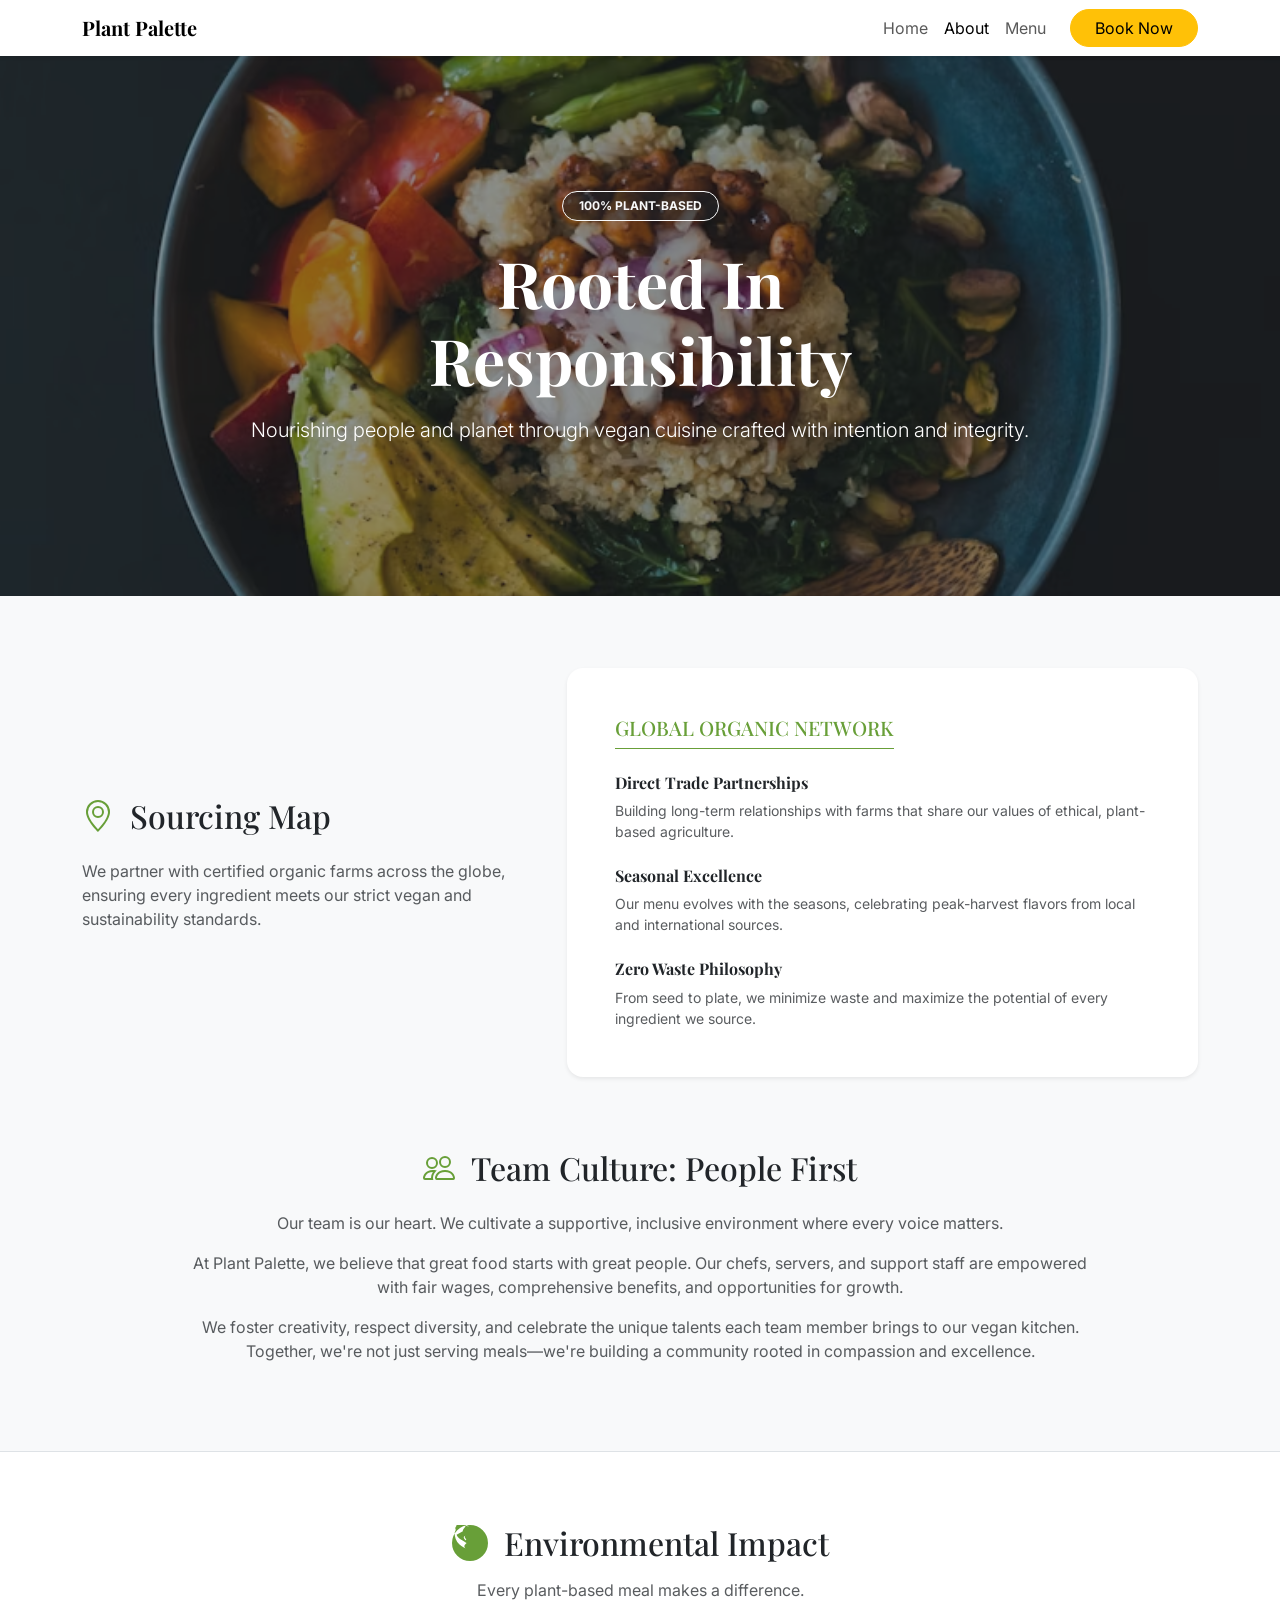
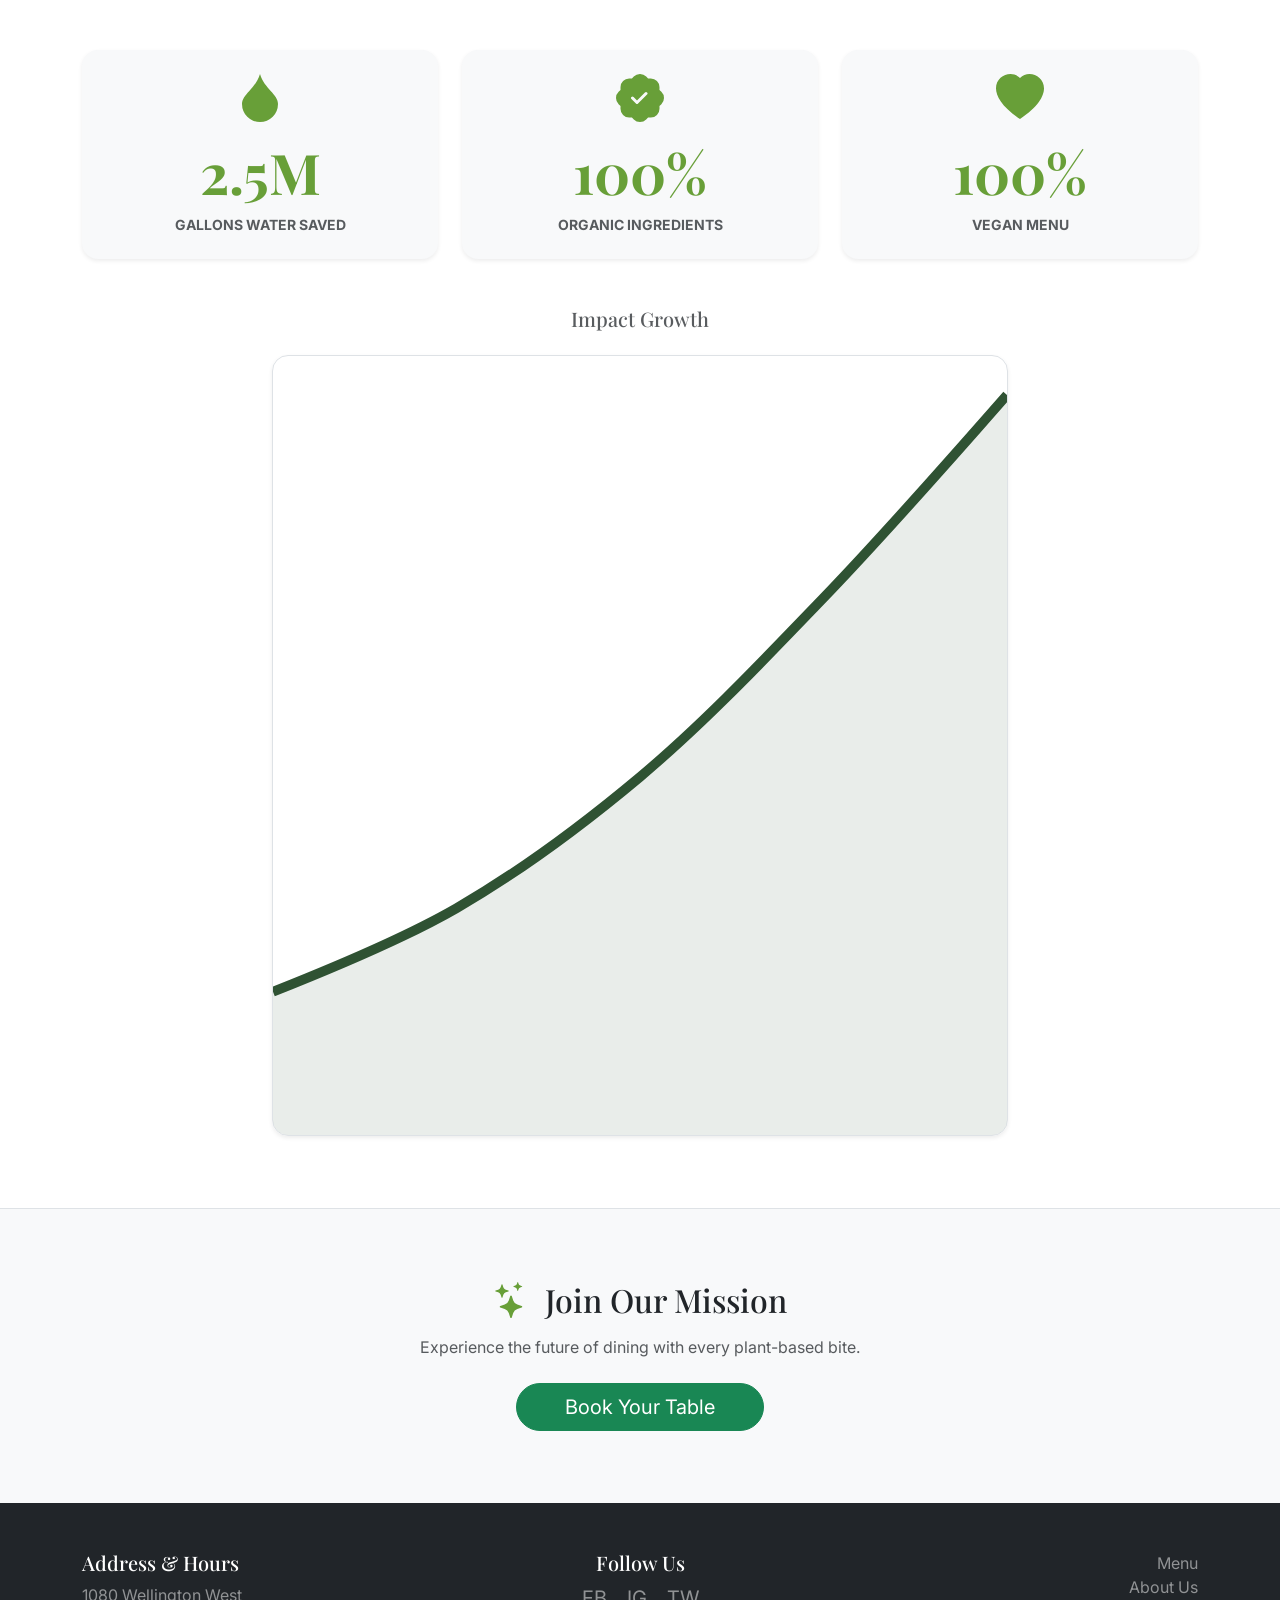
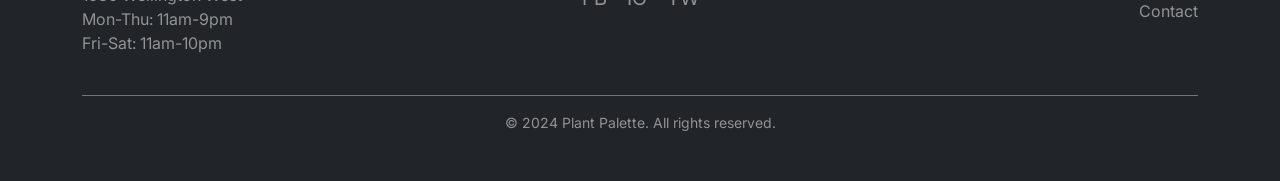
<file: about.html>
<!DOCTYPE html>
<html lang="en">
<head>
    <meta charset="UTF-8">
    <meta name="viewport" content="width=device-width, initial-scale=1.0">
    <title>About - Plant Palette</title>
    <link href="https://cdn.jsdelivr.net/npm/bootstrap@5.3.0/dist/css/bootstrap.min.css" rel="stylesheet">
    <link rel="stylesheet" href="css/main.css">
</head>
<body class="bg-light">

    <nav class="navbar navbar-expand-md navbar-light bg-white sticky-top shadow-sm">
        <div class="container">
            <a class="navbar-brand d-flex align-items-center" href="index.html">
                <strong>Plant Palette</strong>
            </a>
            <button class="navbar-toggler" type="button" data-bs-toggle="collapse" data-bs-target="#navbarNav">
                <span class="navbar-toggler-icon"></span>
            </button>
            <div class="collapse navbar-collapse justify-content-end" id="navbarNav">
                <ul class="navbar-nav align-items-center">
                    <li class="nav-item"><a class="nav-link" href="index.html">Home</a></li>
                    <li class="nav-item"><a class="nav-link active" href="about.html">About</a></li>
                    <li class="nav-item"><a class="nav-link" href="menu.html">Menu</a></li>
                    <li class="nav-item ms-3">
                        <a class="btn btn-warning rounded-pill px-4" href="#">Book Now</a>
                    </li>
                </ul>
            </div>
        </div>
    </nav>

   <header class="position-relative text-white text-center d-flex align-items-center justify-content-center" style="min-height: 60vh; overflow: hidden;">
        
        <picture>
            <source media="(max-width: 768px)" srcset="img/about-hero-lg.jpg">
            <img src="img/about-hero-lg.png" alt="Overhead view of a healthy plant-based grain bowl" class="position-absolute top-0 start-0 w-100 h-100 object-fit-cover" style="z-index: -2;">
        </picture>
        
        <div class="position-absolute top-0 start-0 w-100 h-100 bg-dark opacity-50" style="z-index: -1;"></div>
        
        <div class="container py-5 position-relative" style="z-index: 1;">
            <span class="badge border border-light text-light rounded-pill px-3 py-2 mb-4 tracking-widest bg-dark bg-opacity-50">100% PLANT-BASED</span>
            <h1 class="display-3 fw-bold mb-3">Rooted In<br>Responsibility</h1>
            <p class="lead w-75 mx-auto">Nourishing people and planet through vegan cuisine crafted with intention and integrity.</p>
        </div>
    </header>

    <main class="container py-5 my-4">
        
        <div class="row g-5 mb-5 align-items-center">
            <div class="col-lg-5">
                <h2 class="mb-4 d-flex align-items-center">
                    <svg xmlns="http://www.w3.org/2000/svg" width="32" height="32" fill="currentColor" class="bi bi-geo-alt text-success me-3 flex-shrink-0" viewBox="0 0 16 16">
                      <path d="M12.166 8.94c-.524 1.062-1.234 2.12-1.96 3.07A32 32 0 0 1 8 14.58a32 32 0 0 1-2.206-2.57c-.726-.95-1.436-2.008-1.96-3.07C3.304 7.867 3 6.862 3 6a5 5 0 0 1 10 0c0 .862-.305 1.867-.834 2.94M8 16s6-5.686 6-10A6 6 0 0 0 2 6c0 4.314 6 10 6 10"/>
                      <path d="M8 8a2 2 0 1 1 0-4 2 2 0 0 1 0 4m0 1a3 3 0 1 0 0-6 3 3 0 0 0 0 6"/>
                    </svg>
                    Sourcing Map
                </h2>
                <p class="text-muted">We partner with certified organic farms across the globe, ensuring every ingredient meets our strict vegan and sustainability standards.</p>
            </div>
            
            <div class="col-lg-7">
                <div class="card border-0 shadow-sm rounded-4">
                    <div class="card-body p-4 p-md-5">
                        <h3 class="h5 mb-4 text-success text-uppercase tracking-widest border-bottom border-success pb-2 d-inline-block">Global Organic Network</h3>
                        
                        <div class="mb-4">
                            <h4 class="h6 fw-bold">Direct Trade Partnerships</h4>
                            <p class="text-muted small mb-0">Building long-term relationships with farms that share our values of ethical, plant-based agriculture.</p>
                        </div>
                        
                        <div class="mb-4">
                            <h4 class="h6 fw-bold">Seasonal Excellence</h4>
                            <p class="text-muted small mb-0">Our menu evolves with the seasons, celebrating peak-harvest flavors from local and international sources.</p>
                        </div>
                        
                        <div>
                            <h4 class="h6 fw-bold">Zero Waste Philosophy</h4>
                            <p class="text-muted small mb-0">From seed to plate, we minimize waste and maximize the potential of every ingredient we source.</p>
                        </div>
                    </div>
                </div>
            </div>
        </div>

        <div class="row justify-content-center mt-5 pt-4">
            <div class="col-lg-10 text-center">
                <h2 class="mb-4 d-flex align-items-center justify-content-center">
                    <svg xmlns="http://www.w3.org/2000/svg" width="32" height="32" fill="currentColor" class="bi bi-people text-success me-3 flex-shrink-0" viewBox="0 0 16 16">
                      <path d="M15 14s1 0 1-1-1-4-5-4-5 3-5 4 1 1 1 1zm-7.978-1L7 12.996c.001-.264.167-1.03.76-1.72C8.312 10.629 9.282 10 11 10c1.717 0 2.687.63 3.24 1.276.593.69.758 1.457.76 1.72l-.008.002-.014.002zM11 7a2 2 0 1 0 0-4 2 2 0 0 0 0 4m3-2a3 3 0 1 1-6 0 3 3 0 0 1 6 0M6.936 9.28a6 6 0 0 0-1.23-.247A7 7 0 0 0 5 9c-4 0-5 3-5 4 q0 1 1 1h4.216A2.24 2.24 0 0 1 5 13c0-1.01.377-2.042 1.09-2.904.243-.294.526-.569.846-.816M4.92 10A5.5 5.5 0 0 0 4 13H1c0-.26.164-1.03.76-1.724.545-.636 1.492-1.256 3.16-1.275ZM1.5 5.5a3 3 0 1 1 6 0 3 3 0 0 1-6 0m3-2a2 2 0 1 0 0 4 2 2 0 0 0 0-4"/>
                    </svg>
                    Team Culture: People First
                </h2>
                <p class="text-muted mb-3">Our team is our heart. We cultivate a supportive, inclusive environment where every voice matters.</p>
                <p class="text-muted mb-3">At Plant Palette, we believe that great food starts with great people. Our chefs, servers, and support staff are empowered with fair wages, comprehensive benefits, and opportunities for growth.</p>
                <p class="text-muted">We foster creativity, respect diversity, and celebrate the unique talents each team member brings to our vegan kitchen. Together, we're not just serving meals—we're building a community rooted in compassion and excellence.</p>
            </div>
        </div>

    </main>

    <section class="bg-white py-5 border-top">
        <div class="container py-4">
            <div class="text-center mb-5">
               <h2 class="mb-3 d-flex align-items-center justify-content-center">
                    <svg xmlns="http://www.w3.org/2000/svg" width="36" height="36" fill="currentColor" class="bi bi-globe-americas text-success me-3 flex-shrink-0" viewBox="0 0 16 16">
                      <path d="M8 0a8 8 0 1 0 0 16A8 8 0 0 0 8 0ZM2.04 4.326c.325 1.329 2.532 2.54 3.717 3.19.48.263.793.434.743.484-.08.08-.162.158-.242.234-.416.396-.787.749-.758 1.266.035.634.618.824 1.214 1.017.577.188 1.168.38 1.286.983.082.417-.075.988-.22 1.52-.215.782-.406 1.48.22 1.48 1.5-.5 3.798-3.186 4-5 .138-1.243-2-2-3.5-2.5-.478-.16-.755.081-.99.284-.172.15-.322.279-.51.216-.445-.148-2.5-2-1.5-2.5.78-.39.952-.171 1.227.182.078.099.163.208.273.318.609.304.662-.132.723-.633.039-.322.081-.671.277-.867 1.125-1.125 2.26-.69 2.561-1.078a6.968 6.968 0 0 0-4.46-2.566c-.161.4-.414.718-.686 1.042-.313.374-.668.799-.61 1.283.064.53.518.784.928 1.01.214.118.421.233.513.385.035.057.027.136-.015.228-.052.112-.136.23-.223.344-.192.254-.42.553-.338.834.053.184.2.336.335.474.15.153.284.29.314.437.031.144-.06.326-.142.493-.075.152-.14.283-.105.39.02.062.062.115.112.164.12.118.283.195.426.255.438.182 1.026.428 1.114.73.064.218-.008.411-.073.585-.067.181-.132.355-.078.473.04.088.118.145.2.2.09.06.188.118.275.18.204.145.367.26.417.387.039.098.026.216-.035.39a6.965 6.965 0 0 1-7.247-7.247c.057-.152.128-.314.197-.474.135-.312.277-.638.257-.841-.01-.1-.044-.2-.083-.3-.047-.123-.099-.257-.101-.397 0-.256.126-.45.267-.624.11-.135.222-.272.261-.418.04-.15-.02-.338-.073-.505A6.98 6.98 0 0 1 8 1.018Z"/>
                    </svg>
                    Environmental Impact
                </h2>
                <p class="text-muted">Every plant-based meal makes a difference.</p>
            </div>

          <div class="row g-4 mb-5 text-center">
                <div class="col-md-4">
                    <div class="card bg-light border-0 h-100 rounded-4 p-4 text-center shadow-sm">
                        <div class="mb-3 text-success">
                            <svg xmlns="http://www.w3.org/2000/svg" width="48" height="48" fill="currentColor" class="bi bi-droplet-fill" viewBox="0 0 16 16">
                              <path d="M8 16a6 6 0 0 0 6-6c0-1.655-1.122-2.904-2.432-4.362C10.254 4.176 8.75 2.503 8 0c-.75 2.503-2.254 4.176-3.568 5.638C3.122 7.096 2 8.345 2 10a6 6 0 0 0 6 6z"/>
                            </svg>
                        </div>
                        <h3 class="display-4 text-success fw-bold mb-2">2.5M</h3>
                        <p class="text-uppercase small fw-bold text-muted mb-0">Gallons Water Saved</p>
                    </div>
                </div>
                <div class="col-md-4">
                    <div class="card bg-light border-0 h-100 rounded-4 p-4 text-center shadow-sm">
                        <div class="mb-3 text-success">
                            <svg xmlns="http://www.w3.org/2000/svg" width="48" height="48" fill="currentColor" class="bi bi-patch-check-fill" viewBox="0 0 16 16">
                              <path d="M10.067.87a2.89 2.89 0 0 0-4.134 0l-.622.638-.89-.011a2.89 2.89 0 0 0-2.924 2.924l.01.89-.636.622a2.89 2.89 0 0 0 0 4.134l.637.622-.011.89a2.89 2.89 0 0 0 2.924 2.924l.89-.01.622.636a2.89 2.89 0 0 0 4.134 0l.622-.637.89.011a2.89 2.89 0 0 0 2.924-2.924l-.01-.89.636-.622a2.89 2.89 0 0 0 0-4.134l-.637-.622.011-.89a2.89 2.89 0 0 0-2.924-2.924l-.89.01-.622-.636zm.287 5.984-3 3a.5.5 0 0 1-.708 0l-1.5-1.5a.5.5 0 1 1 .708-.708L7 8.793l2.646-2.647a.5.5 0 0 1 .708.708z"/>
                            </svg>
                        </div>
                        <h3 class="display-4 text-success fw-bold mb-2">100%</h3>
                        <p class="text-uppercase small fw-bold text-muted mb-0">Organic Ingredients</p>
                    </div>
                </div>
                <div class="col-md-4">
                    <div class="card bg-light border-0 h-100 rounded-4 p-4 text-center shadow-sm">
                        <div class="mb-3 text-success">
                            <svg xmlns="http://www.w3.org/2000/svg" width="48" height="48" fill="currentColor" class="bi bi-heart-fill" viewBox="0 0 16 16">
                              <path fill-rule="evenodd" d="M8 1.314C12.438-3.248 23.534 4.735 8 15-7.534 4.736 3.562-3.248 8 1.314z"/>
                            </svg>
                        </div>
                        <h3 class="display-4 text-success fw-bold mb-2">100%</h3>
                        <p class="text-uppercase small fw-bold text-muted mb-0">Vegan Menu</p>
                    </div>
                </div>
            </div>

            <div class="row justify-content-center">
                <div class="col-lg-8 text-center">
                    <h5 class="mb-4 text-muted">Impact Growth</h5>
                    <img src="img/impact-chart.svg" alt="Line chart showing impact growth from 2021 to 2025" class="img-fluid border rounded-4 shadow-sm w-100">
                </div>
            </div>
        </div>
    </section>

    <section class="py-5 text-center bg-light border-top">
        <div class="container py-4">
            <h2 class="mb-3 d-flex align-items-center justify-content-center">
                <svg xmlns="http://www.w3.org/2000/svg" width="36" height="36" fill="currentColor" class="bi bi-stars text-success me-3 flex-shrink-0" viewBox="0 0 16 16">
                  <path d="M7.657 6.247c.11-.33.576-.33.686 0l.645 1.937a2.89 2.89 0 0 0 1.829 1.828l1.936.645c.33.11.33.576 0 .686l-1.937.645a2.89 2.89 0 0 0-1.828 1.829l-.645 1.936a.361.361 0 0 1-.686 0l-.645-1.937a2.89 2.89 0 0 0-1.828-1.828l-1.937-.645a.361.361 0 0 1 0-.686l1.937-.645a2.89 2.89 0 0 0 1.828-1.828l.645-1.937zM3.794 1.148a.217.217 0 0 1 .412 0l.387 1.162c.173.518.579.924 1.097 1.097l1.162.387a.217.217 0 0 1 0 .412l-1.162.387A1.734 1.734 0 0 0 4.593 5.69l-.387 1.162a.217.217 0 0 1-.412 0L3.407 5.69A1.734 1.734 0 0 0 2.31 4.593l-1.162-.387a.217.217 0 0 1 0-.412l1.162-.387A1.734 1.734 0 0 0 3.407 2.31l.387-1.162zM10.863.099a.145.145 0 0 1 .274 0l.258.774c.115.346.386.617.732.732l.774.258a.145.145 0 0 1 0 .274l-.774.258a1.156 1.156 0 0 0-.732.732l-.258.774a.145.145 0 0 1-.274 0l-.258-.774a1.156 1.156 0 0 0-.732-.732L9.1 2.137a.145.145 0 0 1 0-.274l.774-.258c.346-.115.617-.386.732-.732L10.863.1z"/>
                </svg>
                Join Our Mission
            </h2>
            <p class="text-muted mb-4">Experience the future of dining with every plant-based bite.</p>
            <a href="#" class="btn btn-success btn-lg rounded-pill px-5">Book Your Table</a>
        </div>
    </section>

    <footer class="bg-dark text-white py-5">
        <div class="container">
            <div class="row">
                <div class="col-md-4 mb-4">
                    <h5>Address & Hours</h5>
                    <p class="mb-0 text-white-50">1080 Wellington West<br>
                    Mon-Thu: 11am-9pm<br>
                    Fri-Sat: 11am-10pm</p>
                </div>
                <div class="col-md-4 mb-4 text-center">
                    <h5>Follow Us</h5>
                    <a href="#" class="text-white-50 me-3 text-decoration-none fs-5">FB</a>
                    <a href="#" class="text-white-50 me-3 text-decoration-none fs-5">IG</a>
                    <a href="#" class="text-white-50 text-decoration-none fs-5">TW</a>
                </div>
                <div class="col-md-4 mb-4 text-md-end">
                    <ul class="list-unstyled">
                        <li><a href="menu.html" class="text-white-50 text-decoration-none">Menu</a></li>
                        <li><a href="about.html" class="text-white-50 text-decoration-none">About Us</a></li>
                        <li><a href="#" class="text-white-50 text-decoration-none">Contact</a></li>
                    </ul>
                </div>
            </div>
            <div class="border-top border-secondary pt-3 mt-3 text-center text-white-50 small">
                &copy; 2024 Plant Palette. All rights reserved.
            </div>
        </div>
    </footer>

    <script src="https://cdn.jsdelivr.net/npm/bootstrap@5.3.0/dist/js/bootstrap.bundle.min.js"></script>
</body>
</html>
</file>
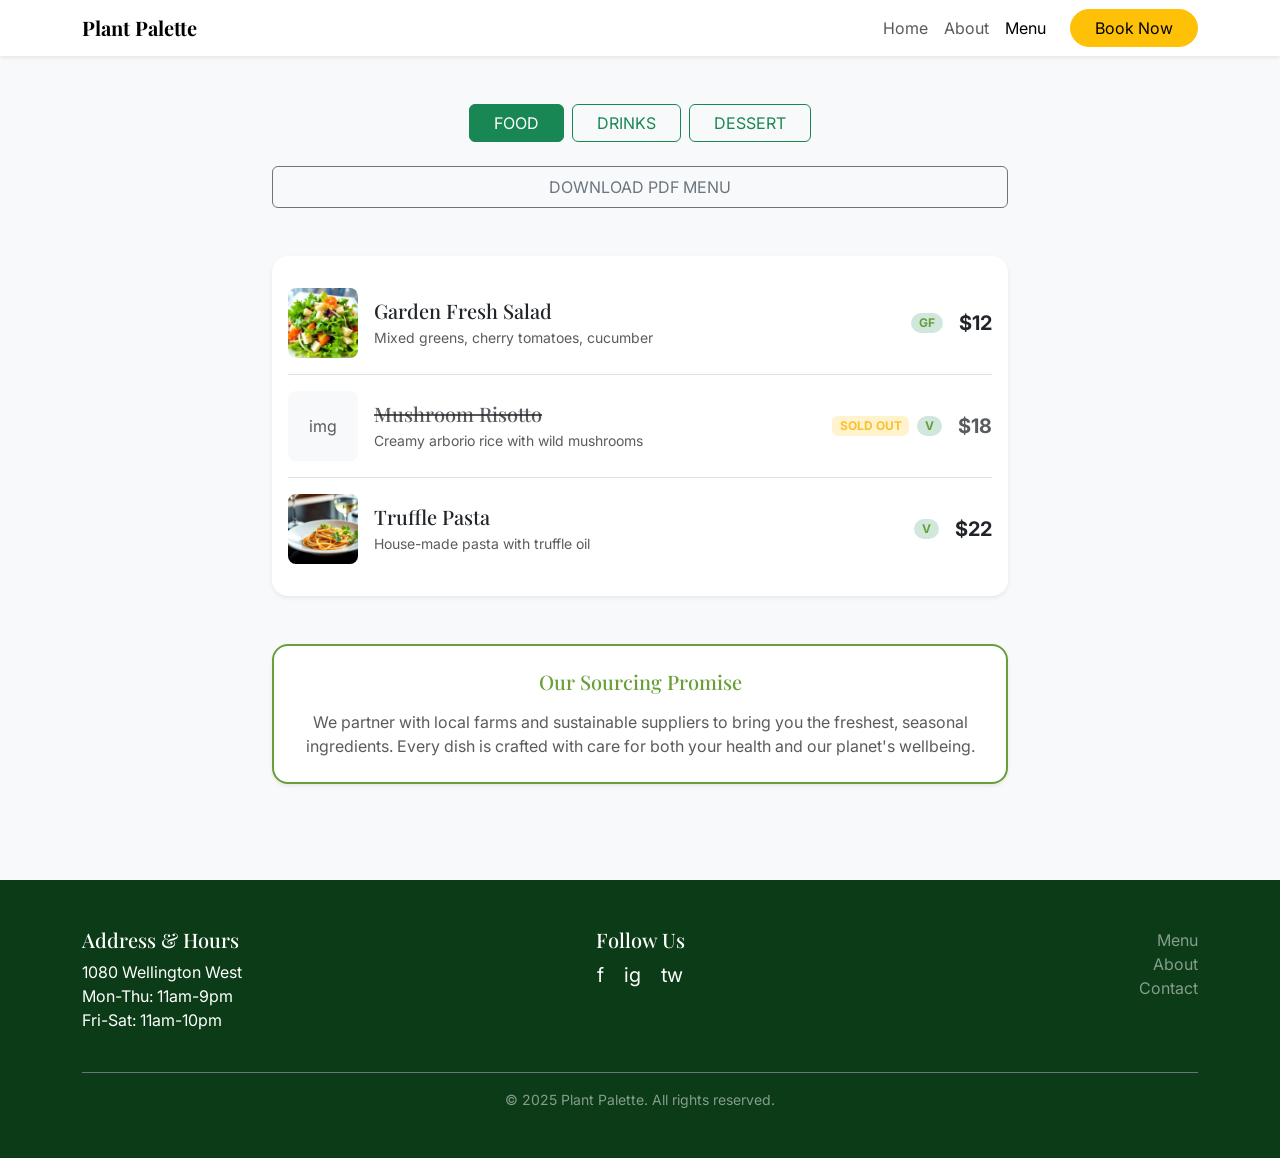
<file: menu.html>
<!DOCTYPE html>
<html lang="en">
<head>
    <meta charset="UTF-8">
    <meta name="viewport" content="width=device-width, initial-scale=1.0">
    <title>Menu - Plant Palette</title>
    <link href="https://cdn.jsdelivr.net/npm/bootstrap@5.3.0/dist/css/bootstrap.min.css" rel="stylesheet">
    <link rel="stylesheet" href="css/main.css">
</head>
<body class="bg-light">

    <!-- Same nav structure as index, Menu link is active here -->
    <nav class="navbar navbar-expand-md navbar-light bg-white sticky-top shadow-sm">
        <div class="container">
            <a class="navbar-brand d-flex align-items-center" href="index.html">
                <strong>Plant Palette</strong>
            </a>
            <button class="navbar-toggler" type="button" data-bs-toggle="collapse" data-bs-target="#navbarNav">
                <span class="navbar-toggler-icon"></span>
            </button>
            <div class="collapse navbar-collapse justify-content-end" id="navbarNav">
                <ul class="navbar-nav align-items-center">
                    <li class="nav-item"><a class="nav-link" href="index.html">Home</a></li>
                    <li class="nav-item"><a class="nav-link" href="about.html">About</a></li>
                    <li class="nav-item"><a class="nav-link active" href="menu.html">Menu</a></li>
                    <li class="nav-item ms-3">
                        <a class="btn btn-warning rounded-pill px-4" href="#">Book Now</a>
                    </li>
                </ul>
            </div>
        </div>
    </nav>

    <main class="container py-5">
        <!-- Centered single column layout, max-width for readability -->
        <div class="row justify-content-center">
            <div class="col-lg-8">
                
                <!-- Category filter buttons (not functional yet, just UI) -->
                <div class="d-grid gap-2 d-md-flex justify-content-md-center mb-4">
                    <button class="btn btn-success px-4" type="button">FOOD</button>
                    <button class="btn btn-outline-success px-4" type="button">DRINKS</button>
                    <button class="btn btn-outline-success px-4" type="button">DESSERT</button>
                </div>
                
                <!-- PDF download CTA -->
                <div class="text-center mb-5">
                    <a href="#" class="btn btn-outline-secondary w-100 py-2">DOWNLOAD PDF MENU</a>
                </div>

                <!-- Menu items card: repeating item structure -->
                <div class="card border-0 shadow-sm rounded-4 mb-5 p-3">
                    
                    <!-- Item 1: Active, with image -->
                    <div class="d-flex align-items-center border-bottom py-3">
                        <img src="img/salad.jpg" alt="Garden Fresh Salad" class="rounded-3 me-3" width="70" height="70" style="object-fit: cover;">
                        <div class="flex-grow-1">
                            <h4 class="h5 mb-1">Garden Fresh Salad</h4>
                            <p class="text-muted mb-0 small">Mixed greens, cherry tomatoes, cucumber</p>
                        </div>
                        <!-- Badge for dietary tag, price aligned right -->
                        <div class="d-flex align-items-center">
                            <span class="badge bg-success-subtle text-success me-3 rounded-pill">GF</span>
                            <strong class="fs-5">$12</strong>
                        </div>
                    </div>

                    <!-- Item 2: Sold out state with strikethrough and muted styling -->
                    <div class="d-flex align-items-center border-bottom py-3">
                        <!-- Placeholder for missing image -->
                        <div class="bg-light rounded-3 me-3 d-flex align-items-center justify-content-center text-muted" style="width: 70px; height: 70px;">
                            <span>img</span>
                        </div>
                        <div class="flex-grow-1">
                            <h4 class="h5 mb-1 text-decoration-line-through text-muted">Mushroom Risotto</h4>
                            <p class="text-muted mb-0 small">Creamy arborio rice with wild mushrooms</p>
                        </div>
                        <!-- Sold out badge, dietary tag, muted price -->
                        <div class="d-flex align-items-center">
                            <span class="badge bg-warning-subtle text-warning me-2">SOLD OUT</span>
                            <span class="badge bg-success-subtle text-success me-3 rounded-pill">V</span>
                            <strong class="fs-5 text-muted">$18</strong>
                        </div>
                    </div>

                   <!-- Item 3: Active, no bottom border (last item) -->
                   <div class="d-flex align-items-center py-3">
                        <img src="img/truffle-pasta.jpg" alt="House-made Truffle Pasta" class="rounded-3 me-3" width="70" height="70" style="object-fit: cover;">
                        <div class="flex-grow-1">
                            <h4 class="h5 mb-1">Truffle Pasta</h4>
                            <p class="text-muted mb-0 small">House-made pasta with truffle oil</p>
                        </div>
                        <div class="d-flex align-items-center">
                            <span class="badge bg-success-subtle text-success me-3 rounded-pill">V</span>
                            <strong class="fs-5">$22</strong>
                        </div>
                    </div>

                </div>

                <!-- Sourcing statement card with green border accent -->
                <div class="card border-success border-2 shadow-sm rounded-4 p-4 text-center bg-white">
                    <h5 class="text-success mb-3">Our Sourcing Promise</h5>
                    <p class="text-muted mb-0">We partner with local farms and sustainable suppliers to bring you the freshest, seasonal ingredients. Every dish is crafted with care for both your health and our planet's wellbeing.</p>
                </div>

            </div>
        </div>
    </main>

  <!-- Footer with custom dark green background (inline style) -->
  <footer class="text-white py-5 mt-5" style="background-color: #0b3b17;">
        <div class="container">
            <div class="row">
                <div class="col-md-4 mb-4">
                    <h5>Address & Hours</h5>
                    <p class="mb-0">1080 Wellington West<br>
                    Mon-Thu: 11am-9pm<br>
                    Fri-Sat: 11am-10pm</p>
                </div>
                <div class="col-md-4 mb-4 text-center">
                    <h5>Follow Us</h5>
                    <!-- Social links with larger font size -->
                    <a href="#" class="text-white me-3 text-decoration-none fs-5">f</a>
                    <a href="#" class="text-white me-3 text-decoration-none fs-5">ig</a>
                    <a href="#" class="text-white text-decoration-none fs-5">tw</a>
                </div>
                <div class="col-md-4 mb-4 text-md-end">
                    
                    <ul class="list-unstyled">
                        <li><a href="menu.html" class="text-white-50 text-decoration-none">Menu</a></li>
                        <li><a href="about.html" class="text-white-50 text-decoration-none">About</a></li>
                        <li><a href="#" class="text-white-50 text-decoration-none">Contact</a></li>
                    </ul>
                </div>
            </div>
            <div class="border-top border-secondary pt-3 mt-3 text-center text-white-50 small">
                &copy; 2025 Plant Palette. All rights reserved.
            </div>
        </div>
    </footer>

    <script src="https://cdn.jsdelivr.net/npm/bootstrap@5.3.0/dist/js/bootstrap.bundle.min.js"></script>
</body>
</html>
</file>
<file: css/main.css>
/* import google fonts */
@import url('https://fonts.googleapis.com/css2?family=Playfair+Display:wght@700&family=Inter:wght@400;500;600&display=swap');

:root {
    /* customizing boostrap variables to match the wireframe palette */
    --bs-success: #689f38; /* Forest Green for Book a Table */
    --bs-success-rgb: 104, 159, 56;
    
    --bs-warning: #fbc02d; /* Golden Yellow for Book Now */
    --bs-warning-rgb: 251, 192, 45;
    
    --bs-font-sans-serif: 'Inter', sans-serif;
    --bs-body-font-family: var(--bs-font-sans-serif);
}

/* applying the serif font to headings for  elevated look */
h1, h2, h3, h4, h5, h6, .navbar-brand strong {
    font-family: 'Playfair Display', serif;
}

/* hero sect custom */
.hero-section {
    /* uses a linear gradient overlay to ensure text readability over the bg image */
    background: linear-gradient(rgba(215, 230, 235, 0.85), rgba(215, 230, 235, 0.85)), url('../img/hero-bg.png');
    background-size: cover;
    background-position: center;
    background-repeat: no-repeat;
    min-height: 70vh;
    display: flex;
    align-items: center;
}

/* Ensure images in the responsive picture tags behave */
picture img {
    width: 100%;
    height: auto;
    object-fit: cover;
}
</file>
